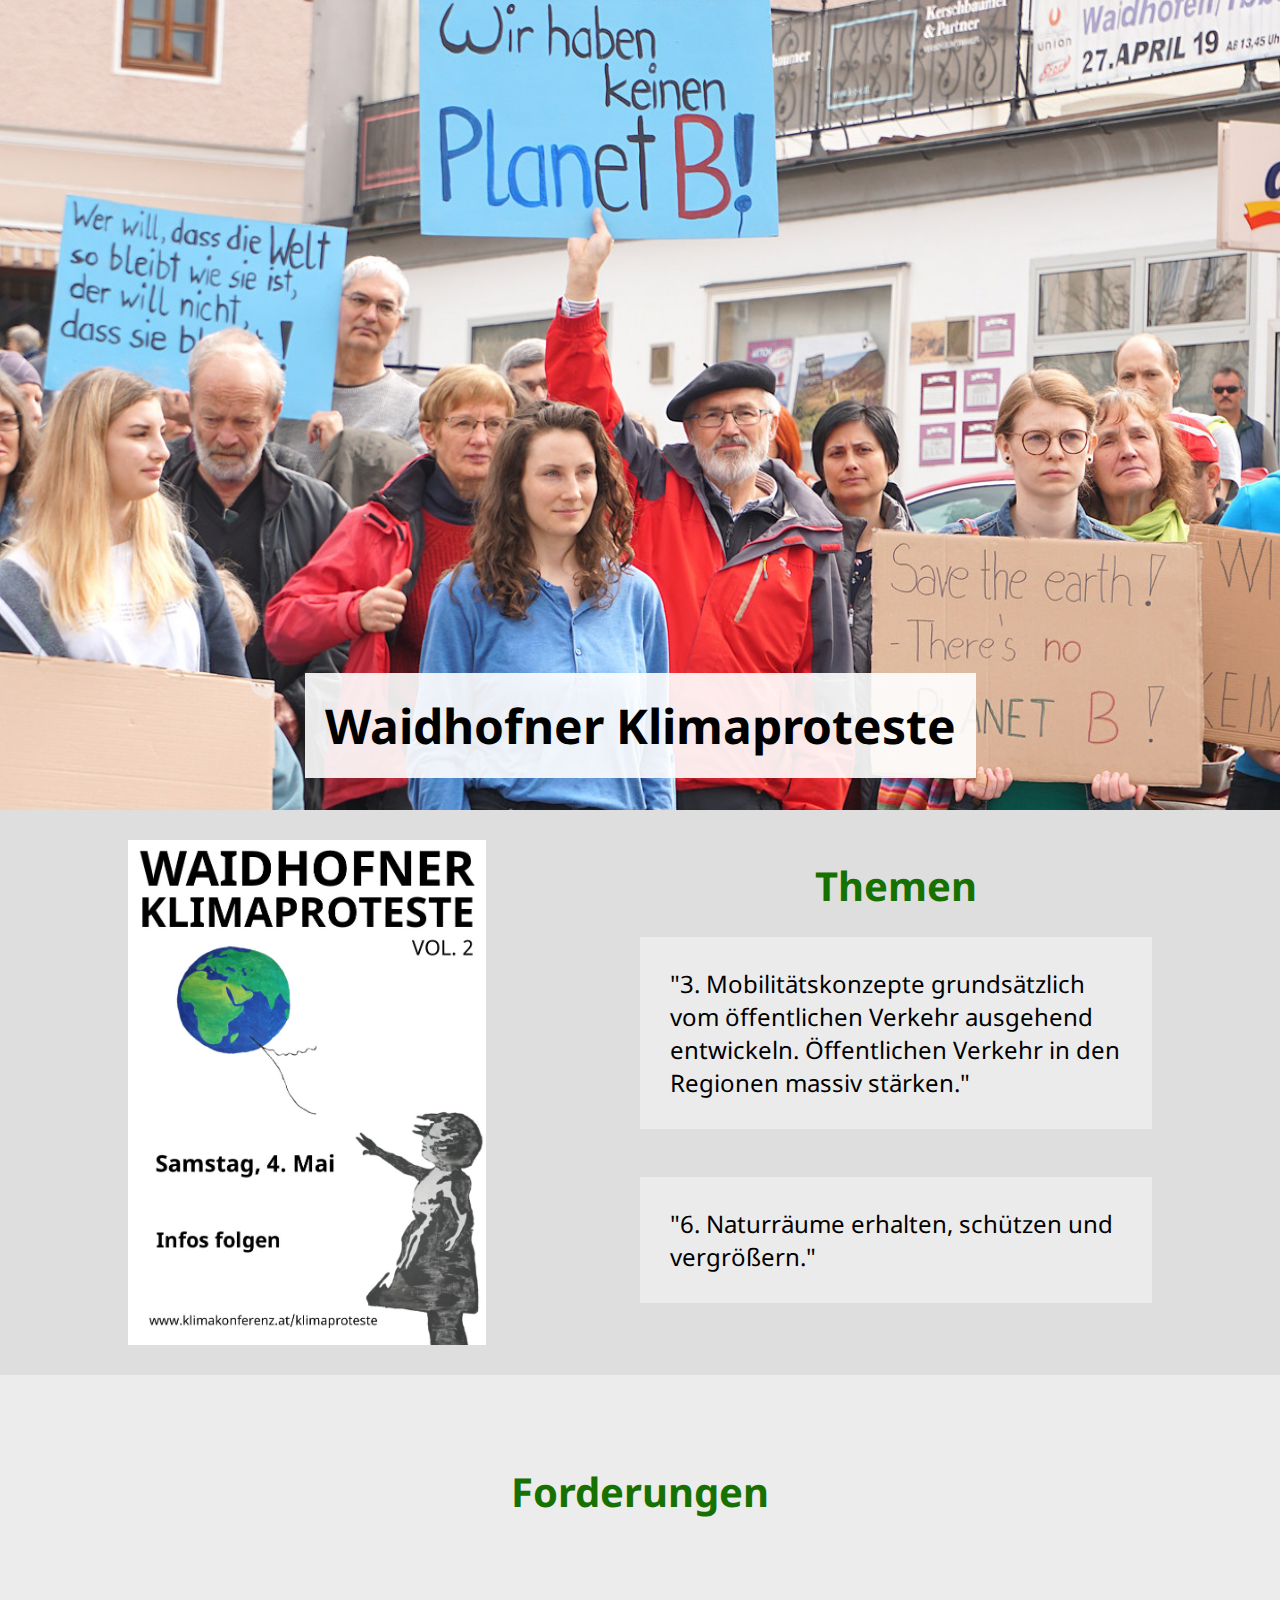
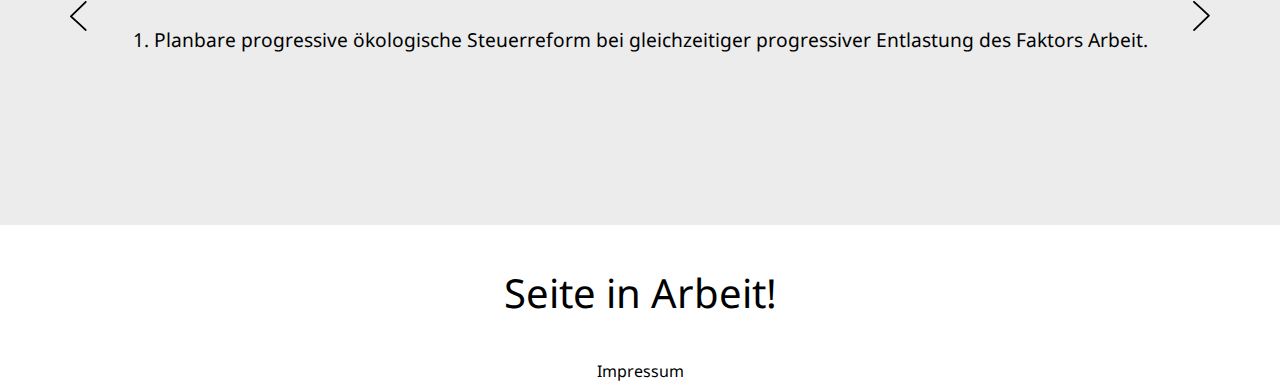
<file: index.html>
<!DOCTYPE HTML>

<html lang="de">

<head>
    <meta http-equiv="Content-Type" content="text/html; charset=UTF-8" />
    <meta name="viewport" content="width=device-width, initial-scale=1.0" />
    <title>Klimakonferenz Waidhofen an der Ybbs</title>
    <link href="https://fonts.googleapis.com/css?family=Noto+Sans:400,700" rel="stylesheet">
    <link rel="stylesheet" href="./css/main.css" />
    <link rel="apple-touch-icon" sizes="180x180" href="./static/apple-touch-icon.png">
    <link rel="icon" type="image/png" sizes="32x32" href="./static/favicon-32x32.png">
    <link rel="icon" type="image/png" sizes="16x16" href="./static/favicon-16x16.png">
    <link rel="manifest" href="./static/site.webmanifest">
    <link rel="mask-icon" href="./static/safari-pinned-tab.svg" color="#5bbad5">
    <meta name="msapplication-TileColor" content="#da532c">
    <meta name="theme-color" content="#ffffff">
</head>


<body>
    <div class="container">
        <header class="app__header">
            <h1 class="app__title">Waidhofner Klimaproteste</h1>
        </header>

        <div class="content">

            <div class="content__block">
                <div class="content__image-wrapper">
                    <img src="./images/vorderseite-last.jpg" alt="">
                </div>

                <div class="content__text-wrapper">
                    <h2 class="content__title">Themen</h2>
                    <p class="content__quote">
                        "3. Mobilitätskonzepte grundsätzlich vom öffentlichen Verkehr ausgehend entwickeln. Öffentlichen Verkehr in den Regionen massiv stärken."
                    </p>
                    <p class="content__quote">
                        "6. Naturräume erhalten, schützen und vergrößern."
                    </p>
                </div>
            </div>

            <div class="content__slider-wrapper">
                <div class="content__slider-content">
                    <h2 class="content__title">Forderungen</h2>
                    <div class="content__slide content__slide--active">
                        <p>1. Planbare progressive ökologische Steuerreform bei gleichzeitiger progressiver Entlastung des Faktors Arbeit. </p>
                    </div>
                    <div class="content__slide">
                        <p>2. Eindämmung und Reduktion des rasant zunehmenden Flugverkehrs durch hohe Kerosinbesteuerung und Einführung einer Grundsteuer für Flughäfen.</p>
                    </div>
                    <div class="content__slide">
                        <p>3.Mobilitätskonzepte grundsätzlich vom öffentlichen Verkehr ausgehend entwickeln. Öffentlichen Verkehr in den Regionen massiv stärken.</p>
                    </div>
                    <div class="content__slide">
                        <p>4. EINE preisgünstige Jahreskarte für alle Öffis in Österreich!                            
                        </p>
                    </div>
                    <div class="content__slide">
                        <p>5. Kampf dem sinnlosen Landverbrauch – wirksame Maßnahmen zur Eindämmung der in Österreich enorm hohen Bodenversiegelung.</p>
                    </div>
                    <div class="content__slide">
                        <p>6. Naturräume erhalten, schützen und vergrößern</p>
                    </div>
                    <div class="content__slide">
                        <p>7. Wirtschaft ohne Wachstumszwang! – Finanzierung von Forschungsprogrammen an Universitäten und anderen Forschungseinrichtungen, um Szenarien und Konzepte jenseits von permanentem Wirtschaftswachstum zu entwickeln. </p>
                    </div>
                    <div class="content__slide">
                        <p>8. Veränderung der Anreizsysteme in der Agrarpolitik: Gezielte, schrittweise Steuerung weg von industrieller Landwirtschaft mit Massentierhaltung und hohem Pestizideinsatz hin zu kleinstrukturierter, biologischer Produktionsweise.</p>
                    </div>
                    <div class="content__slide">
                        <p>9. Schnell wirksame Maßnahmen zur Müll- und vor allem Plastikmüllreduktion auf gesetzlicher Ebene. Pfandsysteme wieder gesetzlich einführen.</p>
                    </div>
                    <div class="content__slide">
                        <p>10. CO2-Kennzeichnung aller Konsumprodukte verpflichtend einführen und damit klimaschädigende Produkte auf den ersten Blick erkennbar machen. Zusätzlich Konzepte für eine global gerechte CO2-Kontingentierung für alle Menschen in Österreich entwickeln. 

                        </p>
                    </div>
                    <div class="content__slide">
                        <p>11. Senkung des Energieverbrauchs um 30 % bei gleichzeitiger Erhöhung des Anteils erneuerbarer Energien auf 60 % bis ins Jahr 2030. Subventionen für fossile Energieträger stoppen!</p>
                    </div>
                    <div class="content__slide">
                        <p>12. Aufforderung an alle Bürgerinnen: Runter mit den individuellen Flugkilometern und kompletter Flugverzicht bei allen innereuropäischen Festlandsreisen. Wir leisten damit konkreten Widerstand gegen den größten Mobilitätswahnsinn der Gegenwart und einen wirksamen Beitrag zur ökologischen Transformation. </p>
                    </div>
                </div>

                <div class="content__slider-nav">
                    <button class="prev">
                        <svg version="1" xmlns="http://www.w3.org/2000/svg" viewBox="0 0 27 48.2"><path d="M.5 2.5c8 7.3 16 14.6 24 22v-2.1c-8 7.8-16 15.5-24 23.3-1.4 1.3.7 3.5 2.1 2.1 8-7.8 16-15.5 24-23.3.6-.5.6-1.6 0-2.1-8-7.3-16-14.6-24-22C1.2-.9-.9 1.2.5 2.5z"/></svg>
                    </button>
                    <button class="next"><svg version="1" xmlns="http://www.w3.org/2000/svg" viewBox="0 0 27 48.2"><path d="M.5 2.5c8 7.3 16 14.6 24 22v-2.1c-8 7.8-16 15.5-24 23.3-1.4 1.3.7 3.5 2.1 2.1 8-7.8 16-15.5 24-23.3.6-.5.6-1.6 0-2.1-8-7.3-16-14.6-24-22C1.2-.9-.9 1.2.5 2.5z"/></svg></button>
                </div>
            </div>
    </div>


    <footer class="app__footer">
            <p class="page">Seite in Arbeit!</p>
            <a class="app__impressum" href="/impressum">Impressum</a>
        </footer>
    </div>
    
    <script src="main.js"></script>

    </body>

</html>
</file>
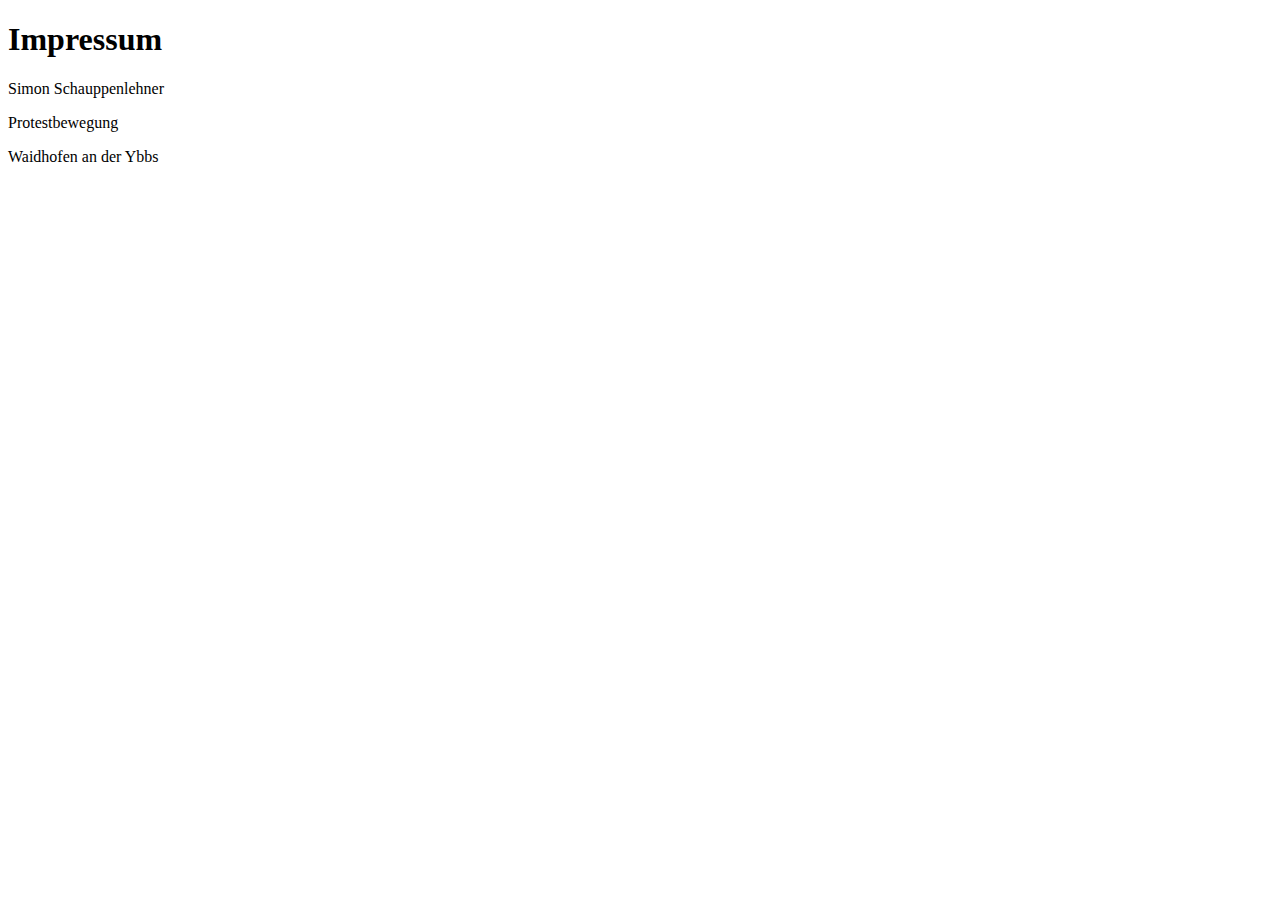
<file: impressum/index.html>
<!DOCTYPE html>
<html lang="de">
<head>
    <meta charset="UTF-8">
    <meta name="viewport" content="width=device-width, initial-scale=1.0">
    <meta http-equiv="X-UA-Compatible" content="ie=edge">
    <title>Waidhofner Klimaproteste</title>
</head>
<body>
    <div>
        <h1>Impressum</h1>
        <p>Simon Schauppenlehner</p>
        <p>Protestbewegung</p>
        <p>Waidhofen an der Ybbs</p>
    </div>
</body>
</html>
</file>
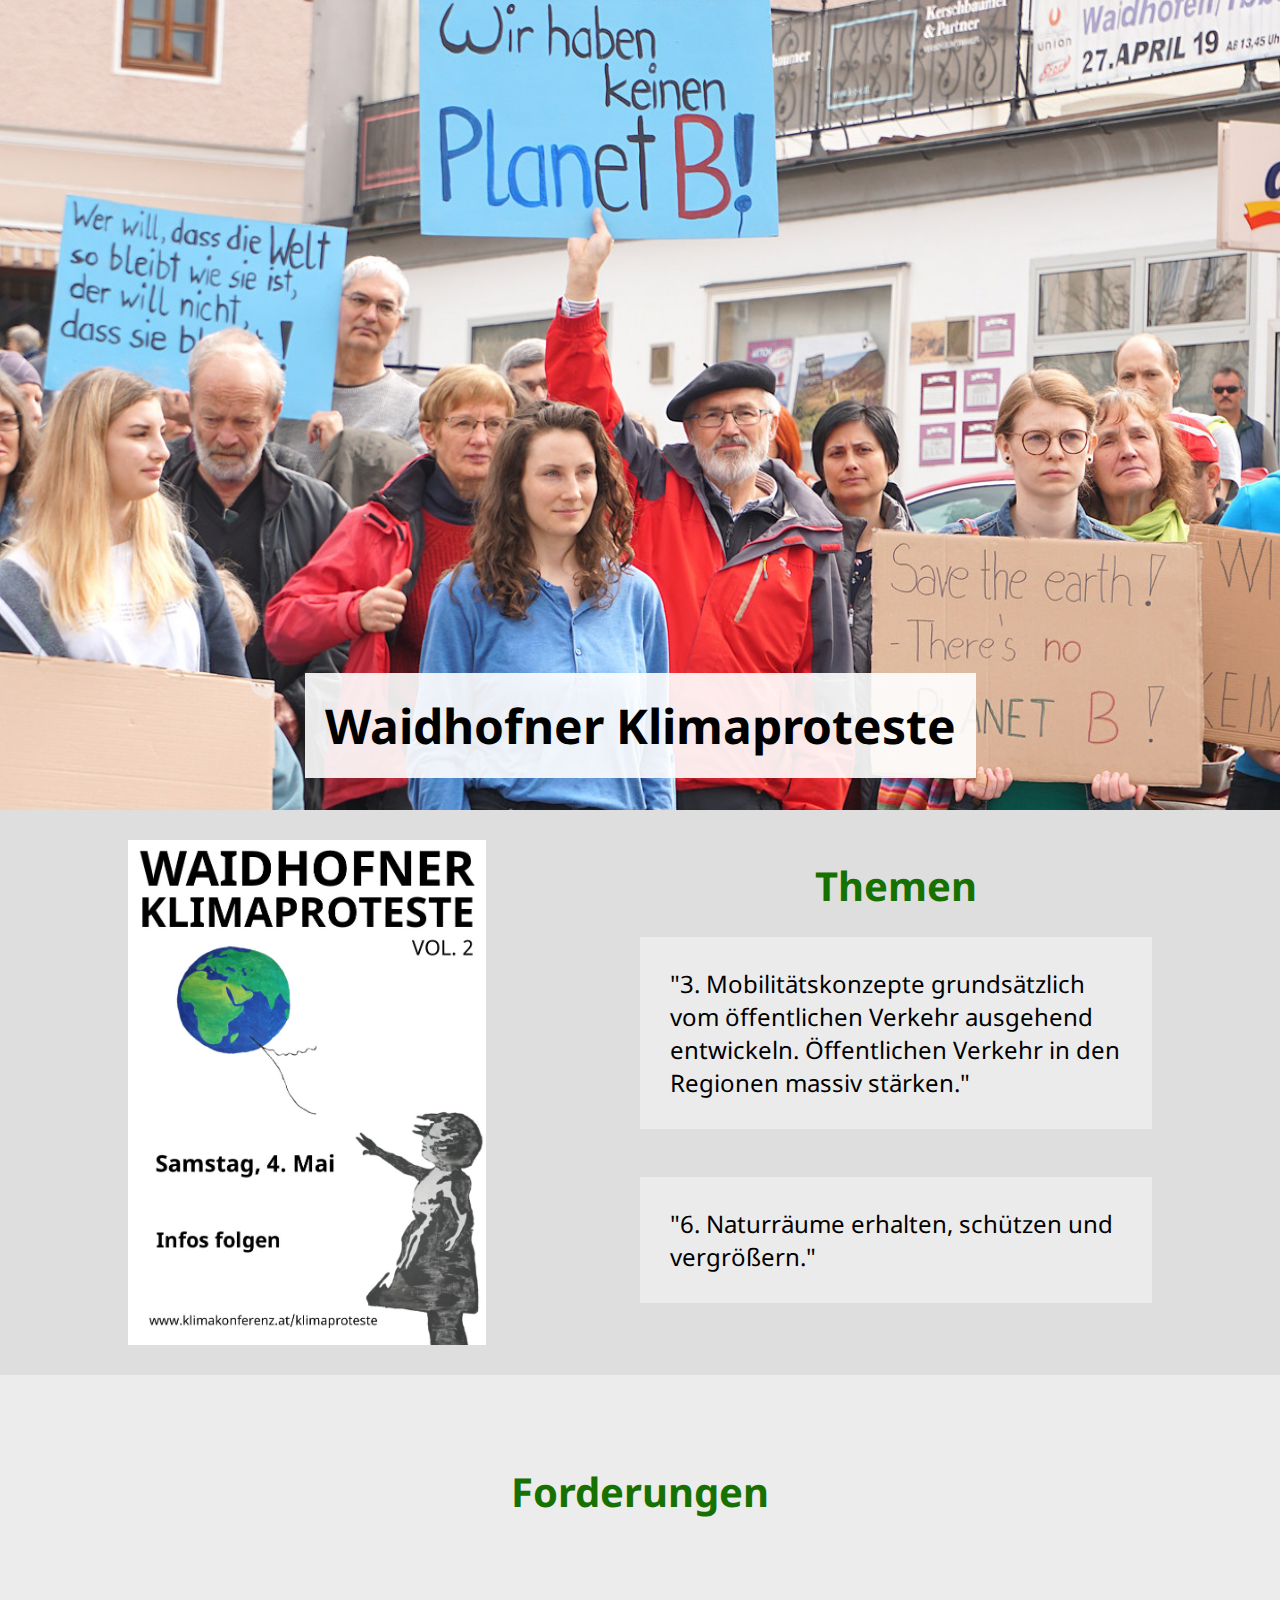
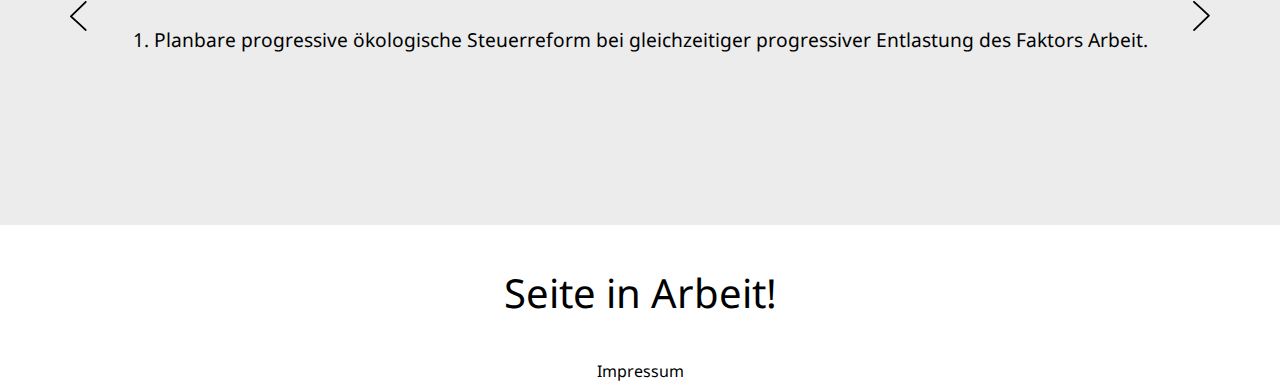
<file: klimaproteste/index.html>
<!DOCTYPE HTML>

<html lang="de">

<head>
    <meta http-equiv="Content-Type" content="text/html; charset=UTF-8" />
    <meta name="viewport" content="width=device-width, initial-scale=1.0" />
    <title>Klimakonferenz Waidhofen an der Ybbs</title>
    <link href="https://fonts.googleapis.com/css?family=Noto+Sans:400,700" rel="stylesheet">
    <link rel="stylesheet" href="../css/main.css" />
    <link rel="apple-touch-icon" sizes="180x180" href="../static/apple-touch-icon.png">
    <link rel="icon" type="image/png" sizes="32x32" href="../static/favicon-32x32.png">
    <link rel="icon" type="image/png" sizes="16x16" href="../static/favicon-16x16.png">
    <link rel="manifest" href="../static/site.webmanifest">
    <link rel="mask-icon" href="../static/safari-pinned-tab.svg" color="#5bbad5">
    <meta name="msapplication-TileColor" content="#da532c">
    <meta name="theme-color" content="#ffffff">
</head>

<body>

    <div class="container">


        <header class="app__header">
            <h1 class="app__title">Waidhofner Klimaproteste</h1>
        </header>

        <div class="content">

            <div class="content__block">
                <div class="content__image-wrapper">
                    <img src="../images/vorderseite-last.jpg" alt="">
                </div>

                <div class="content__text-wrapper">
                    <h2 class="content__title">Themen</h2>
                    <p class="content__quote">
                        "3. Mobilitätskonzepte grundsätzlich vom öffentlichen Verkehr ausgehend entwickeln. Öffentlichen Verkehr in den Regionen massiv stärken."
                    </p>
                    <p class="content__quote">
                        "6. Naturräume erhalten, schützen und vergrößern."
                    </p>
                </div>
            </div>

            <div class="content__slider-wrapper">
                <div class="content__slider-content">
                    <h2 class="content__title">Forderungen</h2>
                    <div class="content__slide content__slide--active">
                        <p>1. Planbare progressive ökologische Steuerreform bei gleichzeitiger progressiver Entlastung des Faktors Arbeit. </p>
                    </div>
                    <div class="content__slide">
                        <p>2. Eindämmung und Reduktion des rasant zunehmenden Flugverkehrs durch hohe Kerosinbesteuerung und Einführung einer Grundsteuer für Flughäfen.</p>
                    </div>
                    <div class="content__slide">
                        <p>3.Mobilitätskonzepte grundsätzlich vom öffentlichen Verkehr ausgehend entwickeln. Öffentlichen Verkehr in den Regionen massiv stärken.</p>
                    </div>
                    <div class="content__slide">
                        <p>4. EINE preisgünstige Jahreskarte für alle Öffis in Österreich!                            
                        </p>
                    </div>
                    <div class="content__slide">
                        <p>5. Kampf dem sinnlosen Landverbrauch – wirksame Maßnahmen zur Eindämmung der in Österreich enorm hohen Bodenversiegelung.</p>
                    </div>
                    <div class="content__slide">
                        <p>6. Naturräume erhalten, schützen und vergrößern</p>
                    </div>
                    <div class="content__slide">
                        <p>7. Wirtschaft ohne Wachstumszwang! – Finanzierung von Forschungsprogrammen an Universitäten und anderen Forschungseinrichtungen, um Szenarien und Konzepte jenseits von permanentem Wirtschaftswachstum zu entwickeln. </p>
                    </div>
                    <div class="content__slide">
                        <p>8. Veränderung der Anreizsysteme in der Agrarpolitik: Gezielte, schrittweise Steuerung weg von industrieller Landwirtschaft mit Massentierhaltung und hohem Pestizideinsatz hin zu kleinstrukturierter, biologischer Produktionsweise.</p>
                    </div>
                    <div class="content__slide">
                        <p>9. Schnell wirksame Maßnahmen zur Müll- und vor allem Plastikmüllreduktion auf gesetzlicher Ebene. Pfandsysteme wieder gesetzlich einführen.</p>
                    </div>
                    <div class="content__slide">
                        <p>10. CO2-Kennzeichnung aller Konsumprodukte verpflichtend einführen und damit klimaschädigende Produkte auf den ersten Blick erkennbar machen. Zusätzlich Konzepte für eine global gerechte CO2-Kontingentierung für alle Menschen in Österreich entwickeln. 

                        </p>
                    </div>
                    <div class="content__slide">
                        <p>11. Senkung des Energieverbrauchs um 30 % bei gleichzeitiger Erhöhung des Anteils erneuerbarer Energien auf 60 % bis ins Jahr 2030. Subventionen für fossile Energieträger stoppen!</p>
                    </div>
                    <div class="content__slide">
                        <p>12. Aufforderung an alle Bürgerinnen: Runter mit den individuellen Flugkilometern und kompletter Flugverzicht bei allen innereuropäischen Festlandsreisen. Wir leisten damit konkreten Widerstand gegen den größten Mobilitätswahnsinn der Gegenwart und einen wirksamen Beitrag zur ökologischen Transformation. </p>
                    </div>
                </div>

                <div class="content__slider-nav">
                    <button class="prev">
                        <svg version="1" xmlns="http://www.w3.org/2000/svg" viewBox="0 0 27 48.2"><path d="M.5 2.5c8 7.3 16 14.6 24 22v-2.1c-8 7.8-16 15.5-24 23.3-1.4 1.3.7 3.5 2.1 2.1 8-7.8 16-15.5 24-23.3.6-.5.6-1.6 0-2.1-8-7.3-16-14.6-24-22C1.2-.9-.9 1.2.5 2.5z"/></svg>
                    </button>
                    <button class="next"><svg version="1" xmlns="http://www.w3.org/2000/svg" viewBox="0 0 27 48.2"><path d="M.5 2.5c8 7.3 16 14.6 24 22v-2.1c-8 7.8-16 15.5-24 23.3-1.4 1.3.7 3.5 2.1 2.1 8-7.8 16-15.5 24-23.3.6-.5.6-1.6 0-2.1-8-7.3-16-14.6-24-22C1.2-.9-.9 1.2.5 2.5z"/></svg></button>
                </div>
            </div>
        </div>
        <footer class="app__footer">
            <p class="page">Seite in Arbeit!</p>
            <a class="app__impressum" href="../impressum">Impressum</a>
        </footer>
    </div>

    <script src="../main.js"></script>


</body>

</html>
</file>
<file: css/main.css>
.container {
    display: flex;
    justify-content: center;
    align-items: center;
    flex-flow: column;
    font-family: 'Noto Sans', sans-serif;
}

body {
    margin: 0;
}

h1 {
    font-size: 1.7rem;
}

p {
    font-size: 1.1rem;
}

.page {
    font-size: 1.5rem;
}

.content {
    display: flex;
    justify-content: space-around;
    align-items: center;
    width: 100vw;
    flex-flow: column;
}

.image-wrapper {
    width: 90vw;
    margin-bottom: 50px;
    display: flex;
    justify-content: center;
    align-items: center;
}


.app__header {
    height: 90vh;
    background-image: url('../images/HP_Header_1.jpg');
    background-size: cover;
    background-position: center;
    width: 100%;
    display: flex;
    justify-content: center;
    align-items: flex-end;
}

/* .app__header::after {
    content: "";
    background: url('../images/HP_Header_1.jpg');
    opacity: 0.5;
    top: 0;
    left: 0;
    bottom: 0;
    right: 0;
    position: absolute;
    z-index: -1;  
} */


.content__block {
    background-color: #dedede;
    min-height: 50vh;
    width: 80vw;
    position: relative;
    display: flex;
    flex-flow: column;
    padding: 30px 10vw;
    justify-content: center;
}

.content__block--reverted {
    background-color: #ececec;
}

.content__image-wrapper {
    flex: 1 50%;
    position: relative;
    display: flex;
    align-items: center;
    justify-content: center;
    margin-bottom: 75px;
}

.content__slider-wrapper {
    width: 100vw;
    overflow: hidden;
    background-color: #ececec;
    height: 50vh;
    position: relative;
}

.content__slider-content {
    padding-top: 7%;

}

.content__slider-nav {
    position: absolute;
    width: 90vw;
    display: flex;
    justify-content: space-between;
    top: 50%;
    padding: 0 5vw;
    width: 94vw;
    padding: 0 3vw;
}

.prev {
    border: none;
    background: none;
}

.prev > svg {
    height: 30px;
    transform: rotateZ(180deg);
}

.next {
    border: none;
    background: none;
}

.next > svg {
    height: 30px;
}

.content__slide {
    position: absolute;
    opacity: 0;
    top: 59%;
    transform: translateY(-50%) translateX(-50%);
    width: 80%;
    left: 50%;
    transition: opacity 0.5s;
    text-align: center;
}

.content__slide > p {
    font-size: 1.2rem;
}

.app__impressum {
    color: inherit;
    text-decoration: none;
}

.app__footer {
    display: flex;
    flex-flow: column;
    align-items: center;
}

.content__slide--active {
    opacity: 1;
}

.content__text-wrapper {
    flex: 1 50%;
    position: relative;
    /* padding-right: 30px; */
    display: flex;
    flex-flow: column;
    justify-content: center;
}

.content__image-wrapper > img {
    position: relative;
    width: 100%;
}

.content__title {
    font-size: 2.5rem;
    text-align: center;
    color: #177100;
    margin-top: 0;
    margin-bottom: 0;
}

.content__quote {
    font-size: 1.3rem;
    color: #000;
    padding: 30px;
    background-color: rgba(255,255,255,0.4);
}

.app__title {
    position: relative;
    height: auto;
    background-color: rgba(255,255,255,0.9);
    padding: 20px;
}

.text-wrapper {
    width: 90vw;
}

@media(min-width: 768px) {
    h1 {
        font-size: 3rem;
    }

    .page {
        font-size: 2.5rem;
    }

    .content__block {
        flex-flow: row;
        justify-content: inherit;
    }

    .content__image-wrapper {
        margin-bottom: 0;
        justify-content: flex-start;
    }

    .content__image-wrapper > img {
        width: 70%;
    }

    .content__quote {
        font-size: 1.5rem;
    }

    .content__slider-nav {
        width: 90vw;
        padding: 0 5vw;
    }

    .content__slider-nav > p {
        font-size: 1.5rem;
    }

}

@media(min-width: 991px) {
    .image-wrapper {
        width: 44vw;
    }

    .content {
        flex-flow: column;
    }

    .text-wrapper {
        width: 44vw;
    }
}

.image-wrapper > a {
    width: 100%;
}

.image-wrapper > img {
    width: 100%;
    max-width: 500px;
}
</file>
